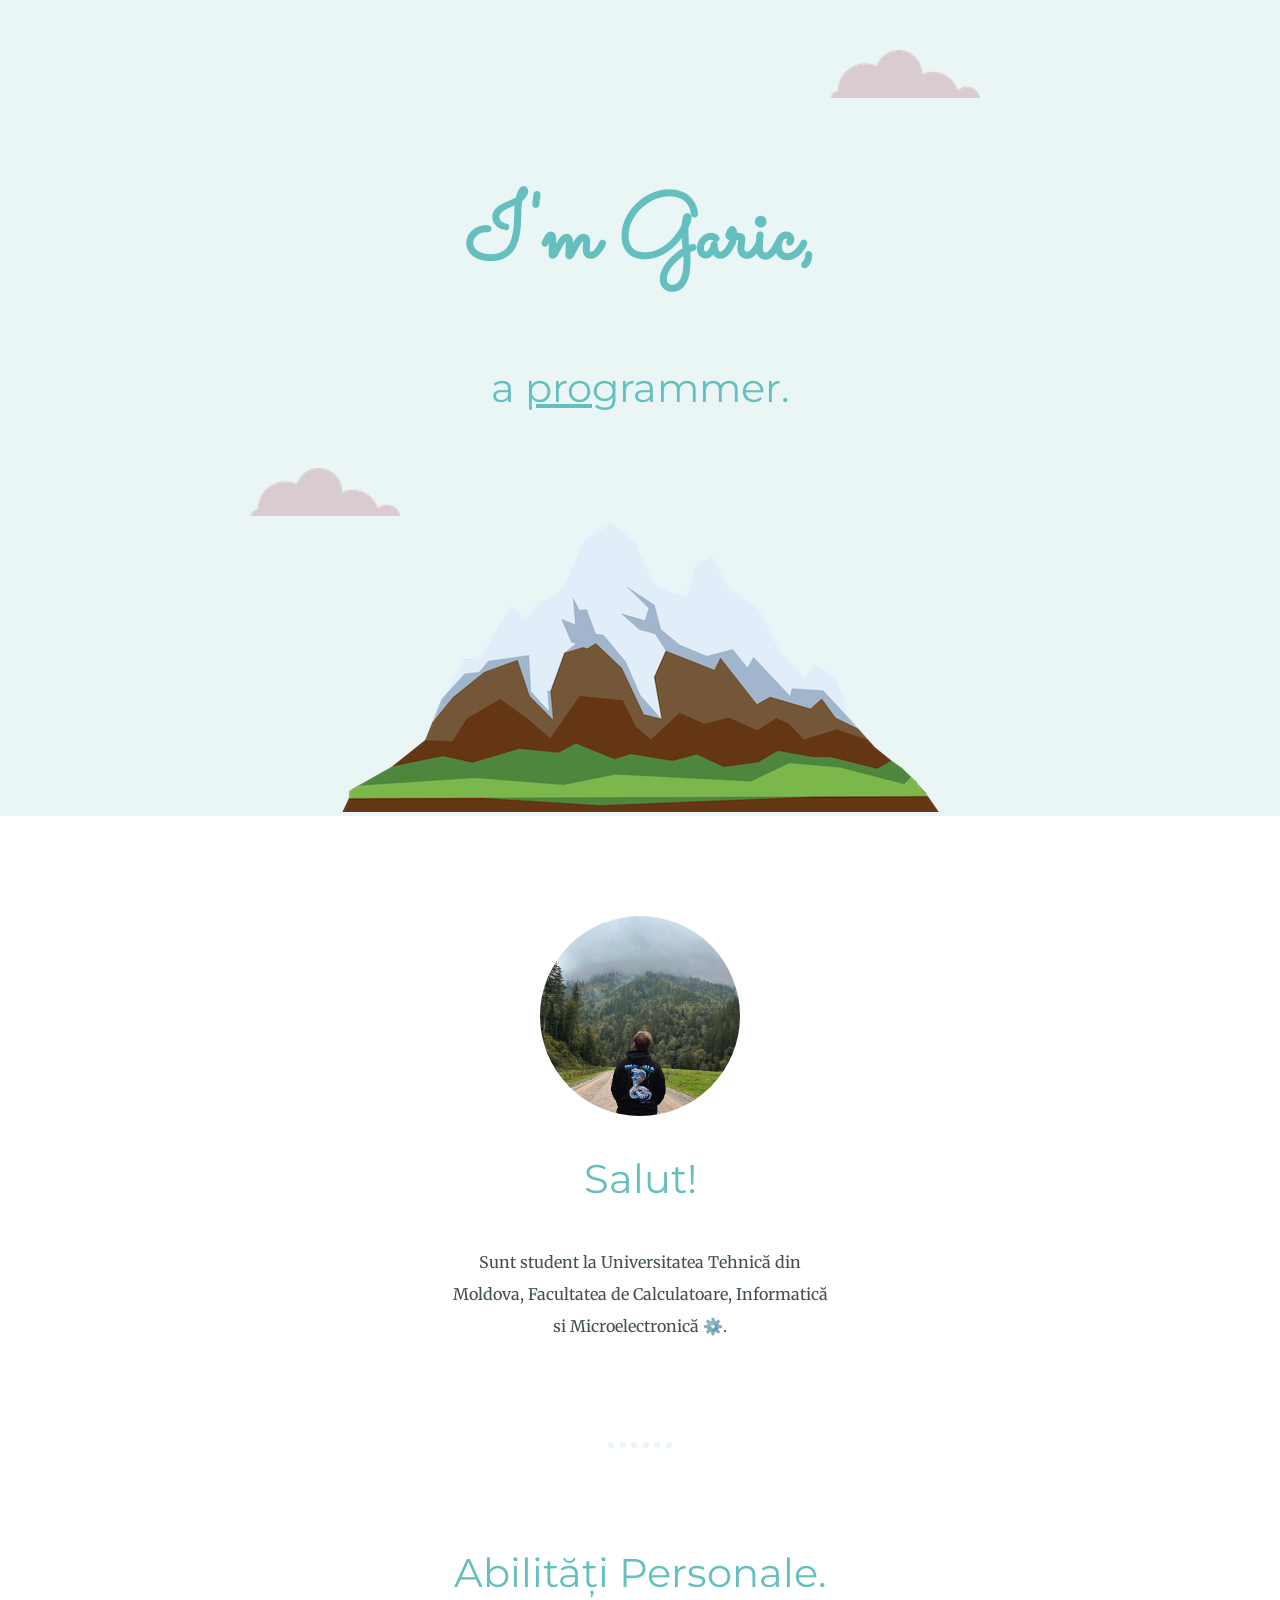
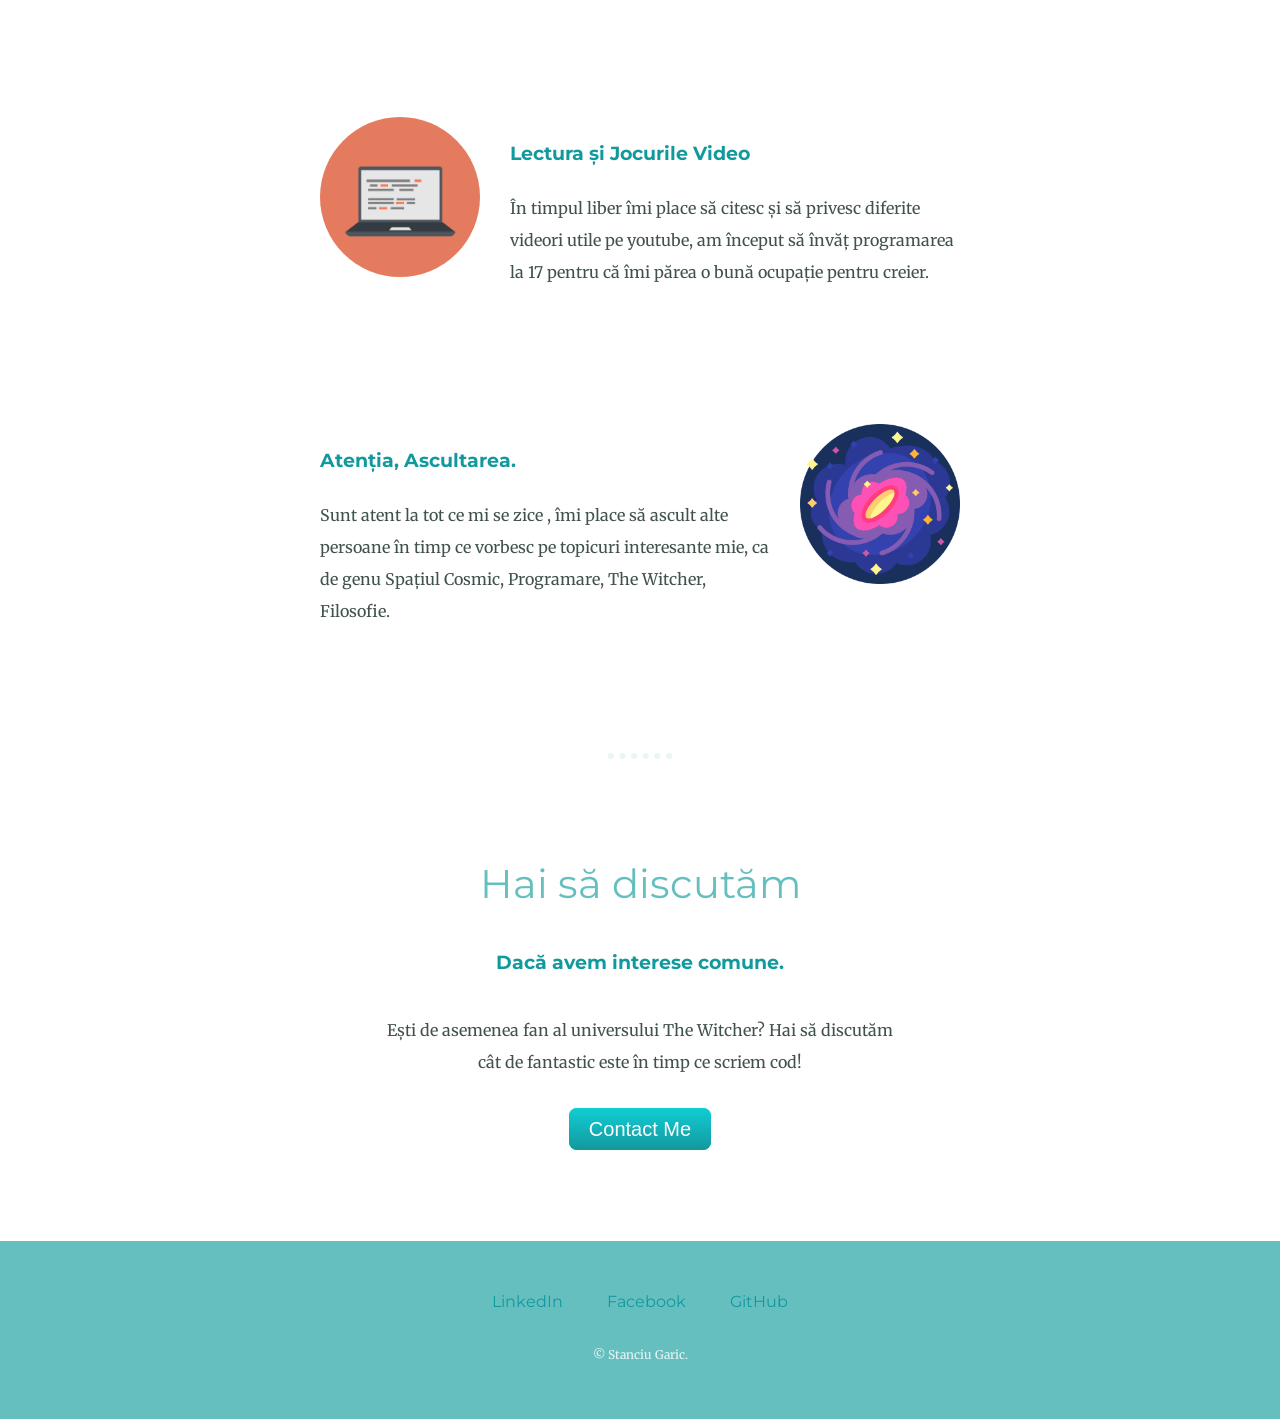
<file: index.html>
<!DOCTYPE html>
<html>
  <head>
    <meta charset="utf-8" />
    <title>Garic Stanciu's personal site</title>
    <link rel="stylesheet" type="text/css" href="css/styles.css" />
    <link rel="icon" href="favicon.ico" />
    <link rel="preconnect" href="https://fonts.googleapis.com" />
    <link rel="preconnect" href="https://fonts.gstatic.com" crossorigin />
    <link rel="preconnect" href="https://fonts.googleapis.com" />
    <link rel="preconnect" href="https://fonts.gstatic.com" crossorigin />
    <link
      href="https://fonts.googleapis.com/css2?family=Merriweather&family=Montserrat&family=Sacramento&display=swap"
      rel="stylesheet"
    />
  </head>

  <body>
    <div class="top-container">
      <img class="top-cloud" src="images/cloud.png" alt="cloud-img" />
      <h1>I'm Garic,</h1>
      <h2>a <span class="pro">pro</span>grammer.</h2>
      <img class="bottom-cloud" src="images/cloud.png" alt="cloud-img" />
      <img src="images/mountain.png" alt="montain-img" />
    </div>

    <div class="middle-container">
      <div class="profile">
        <img class="profile-imagine" src="images/garic.jpg" alt="" />
        <h2>Salut!</h2>
        <p class="m-c-paragraph">
          Sunt student la Universitatea Tehnică din Moldova, Facultatea de
          Calculatoare, Informatică si Microelectronică ⚙️.
        </p>
      </div>
      <hr />
      <div class="skills">
        <h2>Abilități Personale.</h2>
        <div class="skill-row">
          <img class="profile-skills" src="images/computer.png" alt="" />
          <h3>Lectura și Jocurile Video</h3>
          <p>
            În timpul liber îmi place să citesc și să privesc diferite videori
            utile pe youtube, am început să învăț programarea la 17 pentru că
            îmi părea o bună ocupație pentru creier.
          </p>
        </div>
        <div class="skill-row">
          <img class="profile-skills-two" src="images/galaxy.png" alt="" />
          <h3>Atenția, Ascultarea.</h3>
          <p>
            Sunt atent la tot ce mi se zice , îmi place să ascult alte persoane
            în timp ce vorbesc pe topicuri interesante mie, ca de genu Spațiul
            Cosmic, Programare, The Witcher, Filosofie.
          </p>
        </div>
      </div>
      <hr />
      <div class="contact-me">
        <h2>Hai să discutăm</h2>
        <h3>Dacă avem interese comune.</h3>
        <p class="contact-message">
          Ești de asemenea fan al universului The Witcher? Hai să discutăm cât
          de fantastic este în timp ce scriem cod!
        </p>
        <a class="btn" href="mailto:stanciugaric@gmail.com">Contact Me</a>
      </div>
    </div>

    <div class="bottom-container">
      <a
        class="footer-link"
        href="https://www.linkedin.com/in/stanciu-garic-1073b11a2/"
        >LinkedIn</a
      >
      <a class="footer-link" href="https://www.facebook.com/garic.stanciu"
        >Facebook</a
      >
      <a class="footer-link" href="https://github.com/grimmjow47">GitHub</a>
      <p class="copyright">© Stanciu Garic.</p>
    </div>
  </body>
</html>
</file>
<file: css/styles.css>
/* tags */
hr {
  border: dotted #eaf6f6 6px;
  border-bottom: none;
  width: 4%;
  margin: 100px auto;
}

h1 {
  font-size: 5.625rem;
  margin: 50px auto 0 auto;
  font-family: "Sacramento", cursive;
  color: #66bfbf;
  line-height: 2;
}
h2 {
  font-family: "Montserrat", sans-serif;
  font-size: 2.5rem;
  color: #66bfbf;
  font-weight: normal;
  padding-bottom: 10px;
}
h3 {
  font-family: "Montserrat", sans-serif;
  color: #11999e;
}

a {
  color: #11999e;
  font-family: "Montserrat", sans-serif;
  margin: 10px 20px;
  text-decoration: none;
}

a:hover {
  color: #eaf6f6;
}

p {
  line-height: 2;
}
/*             sections tags*/
div {
  background-color: white;
}
body {
  margin: 0;
  text-align: center;
  font-family: "Merriweather", serif;
  color: #40514e;
}
.top-container {
  background-color: #eaf6f6;
  position: relative;
  padding-top: 100px;
}
.profile-imagine {
  border-radius: 50%;
  width: 200px;
  height: 200px;
}
.profile-skills {
  border-radius: 50%;
  width: 25%;
  float: left;
  margin-right: 30px;
}
.profile-skills-two {
  width: 25%;
  float: right;
  margin-left: 30px;
}
.skill-row {
  width: 50%;
  margin: 100px auto 100px auto;
  padding: 10px;
  text-align: left;
  line-height: 2;
}

.pro {
  text-decoration: underline;
}

.middle-container {
  margin: 100px 0;
}
.m-c-paragraph {
  width: 30%;
  margin: auto;
}
.bottom-container {
  background-color: #66bfbf;

  padding: 50px 0 20px;
}

.contact-message {
  width: 40%;
  margin: 40px auto 40px auto;
}

.copyright {
  color: #eaf6f6;
  font-size: 0.75rem;
  padding: 20px 0;
}

.footer-link {
  color: #11999e;
}

.top-cloud {
  position: absolute;
  right: 300px;
  top: 50px;
}
.bottom-cloud {
  position: absolute;
  left: 250px;
  bottom: 300px;
}
.skills h2 {
  margin: 60px auto 60px auto;
}

.contact-me {
  margin: 50px auto 50px auto;
}

.btn {
  background: #11cdd4;
  background-image: -webkit-linear-gradient(top, #11cdd4, #11999e);
  background-image: -moz-linear-gradient(top, #11cdd4, #11999e);
  background-image: -ms-linear-gradient(top, #11cdd4, #11999e);
  background-image: -o-linear-gradient(top, #11cdd4, #11999e);
  background-image: linear-gradient(to bottom, #11cdd4, #11999e);
  -webkit-border-radius: 8;
  -moz-border-radius: 8;
  border-radius: 8px;
  font-family: Arial;
  color: #ffffff;
  font-size: 20px;
  padding: 10px 20px 10px 20px;
  text-decoration: none;
}

.btn:hover {
  background: #30e3cb;
  background-image: -webkit-linear-gradient(top, #30e3cb, #2bc4ad);
  background-image: -moz-linear-gradient(top, #30e3cb, #2bc4ad);
  background-image: -ms-linear-gradient(top, #30e3cb, #2bc4ad);
  background-image: -o-linear-gradient(top, #30e3cb, #2bc4ad);
  background-image: linear-gradient(to bottom, #30e3cb, #2bc4ad);
  text-decoration: none;
}
</file>
